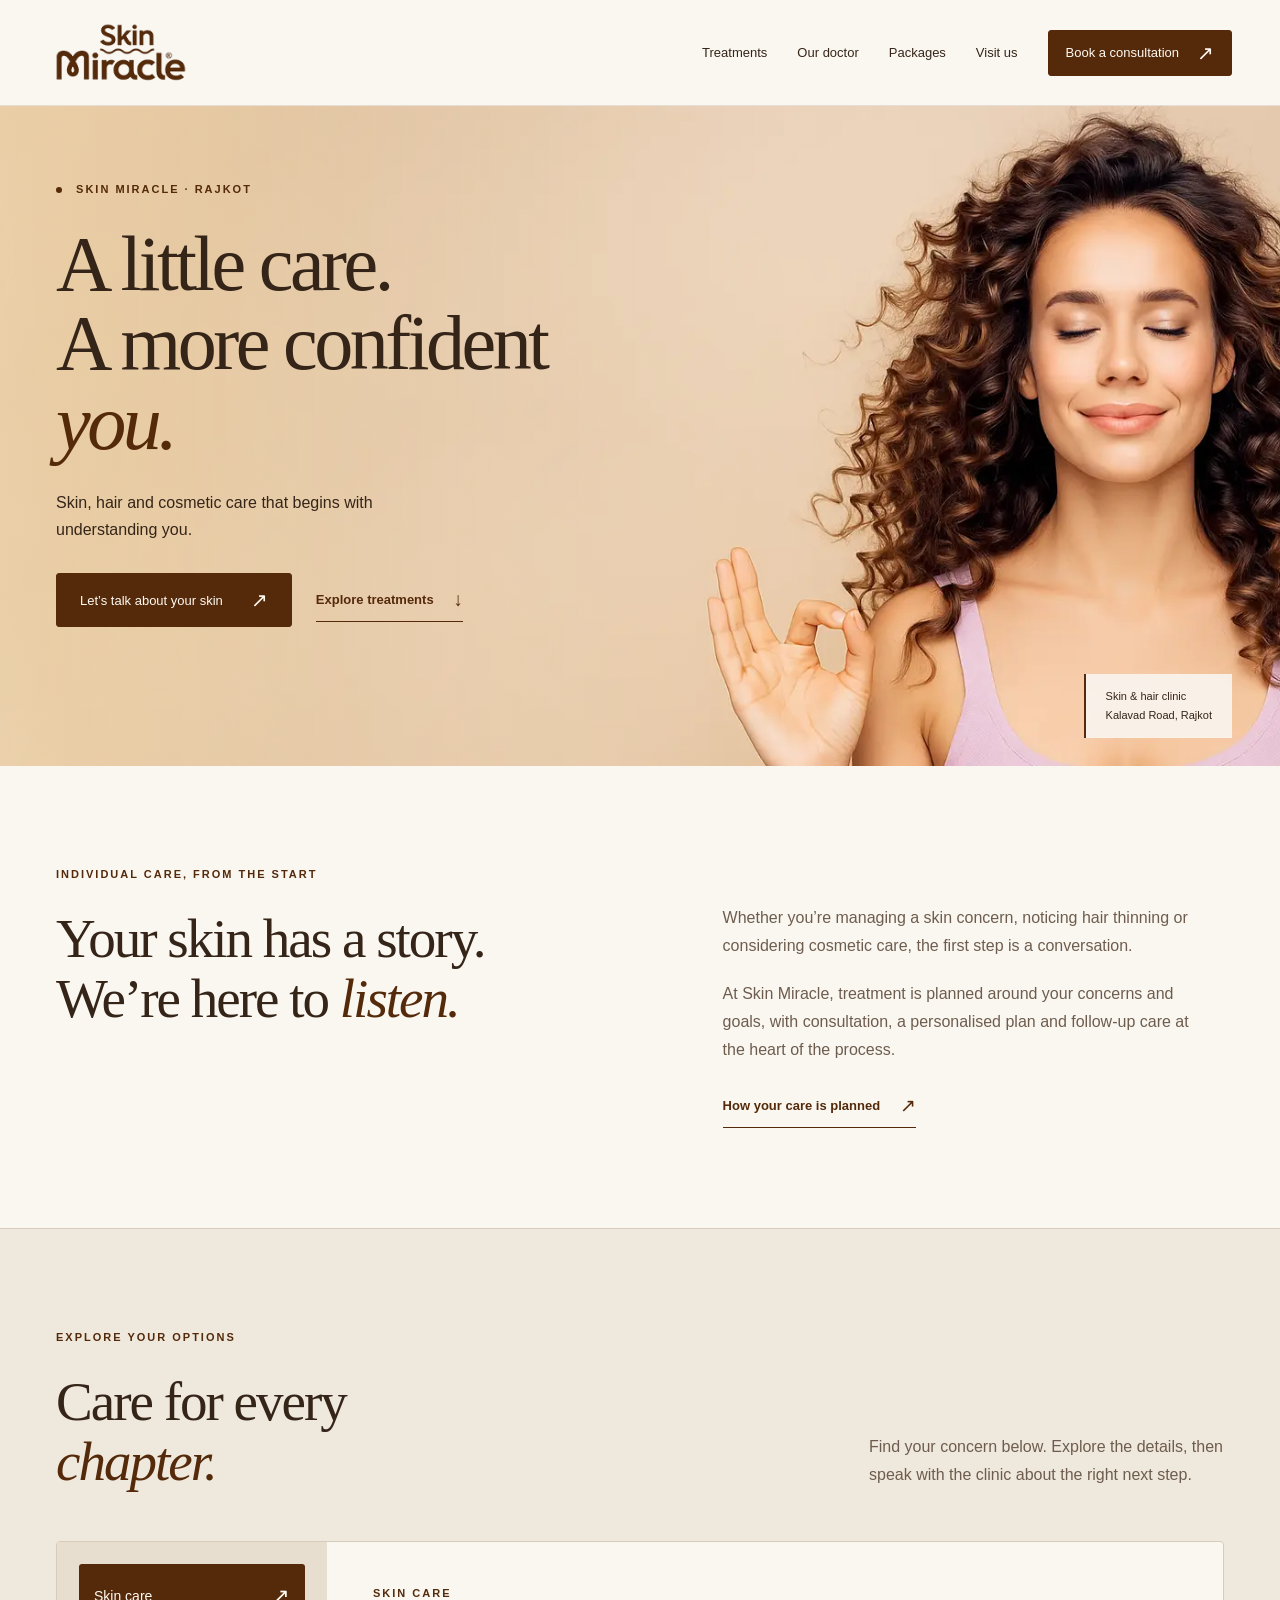
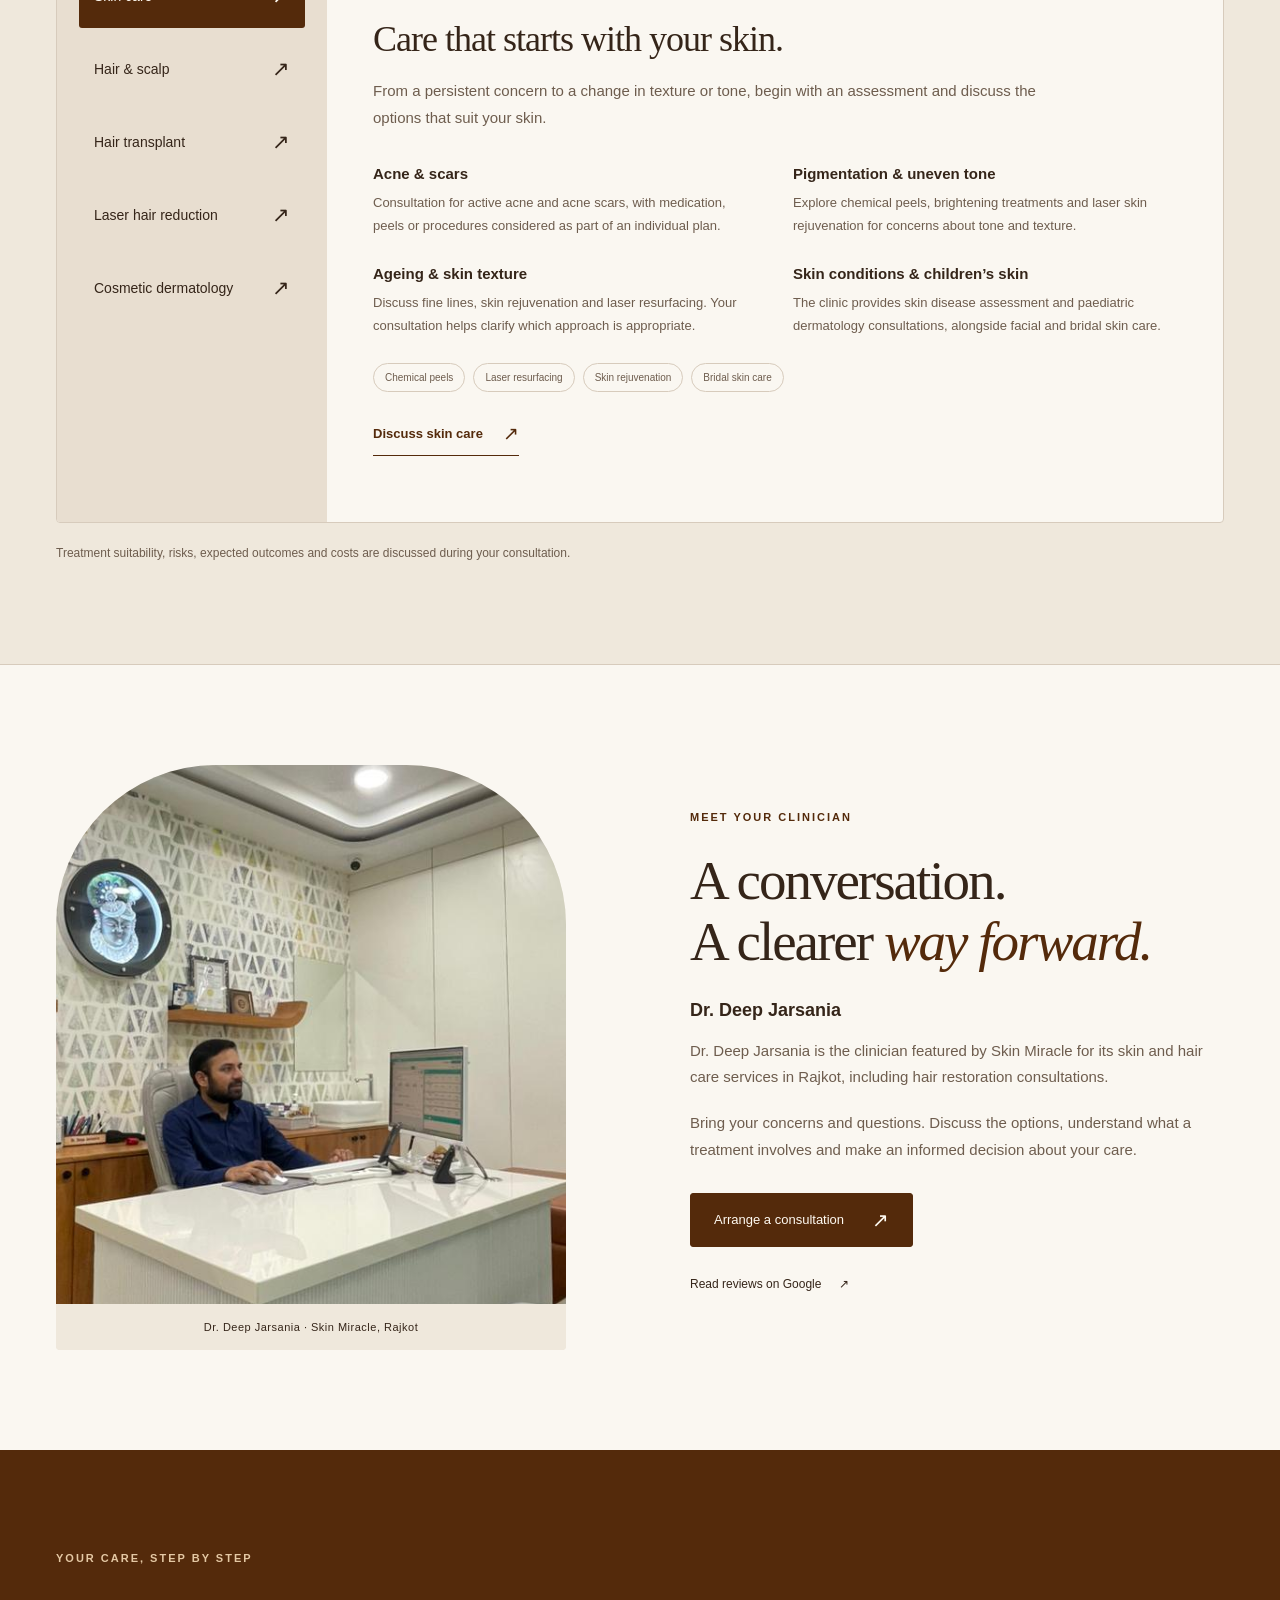
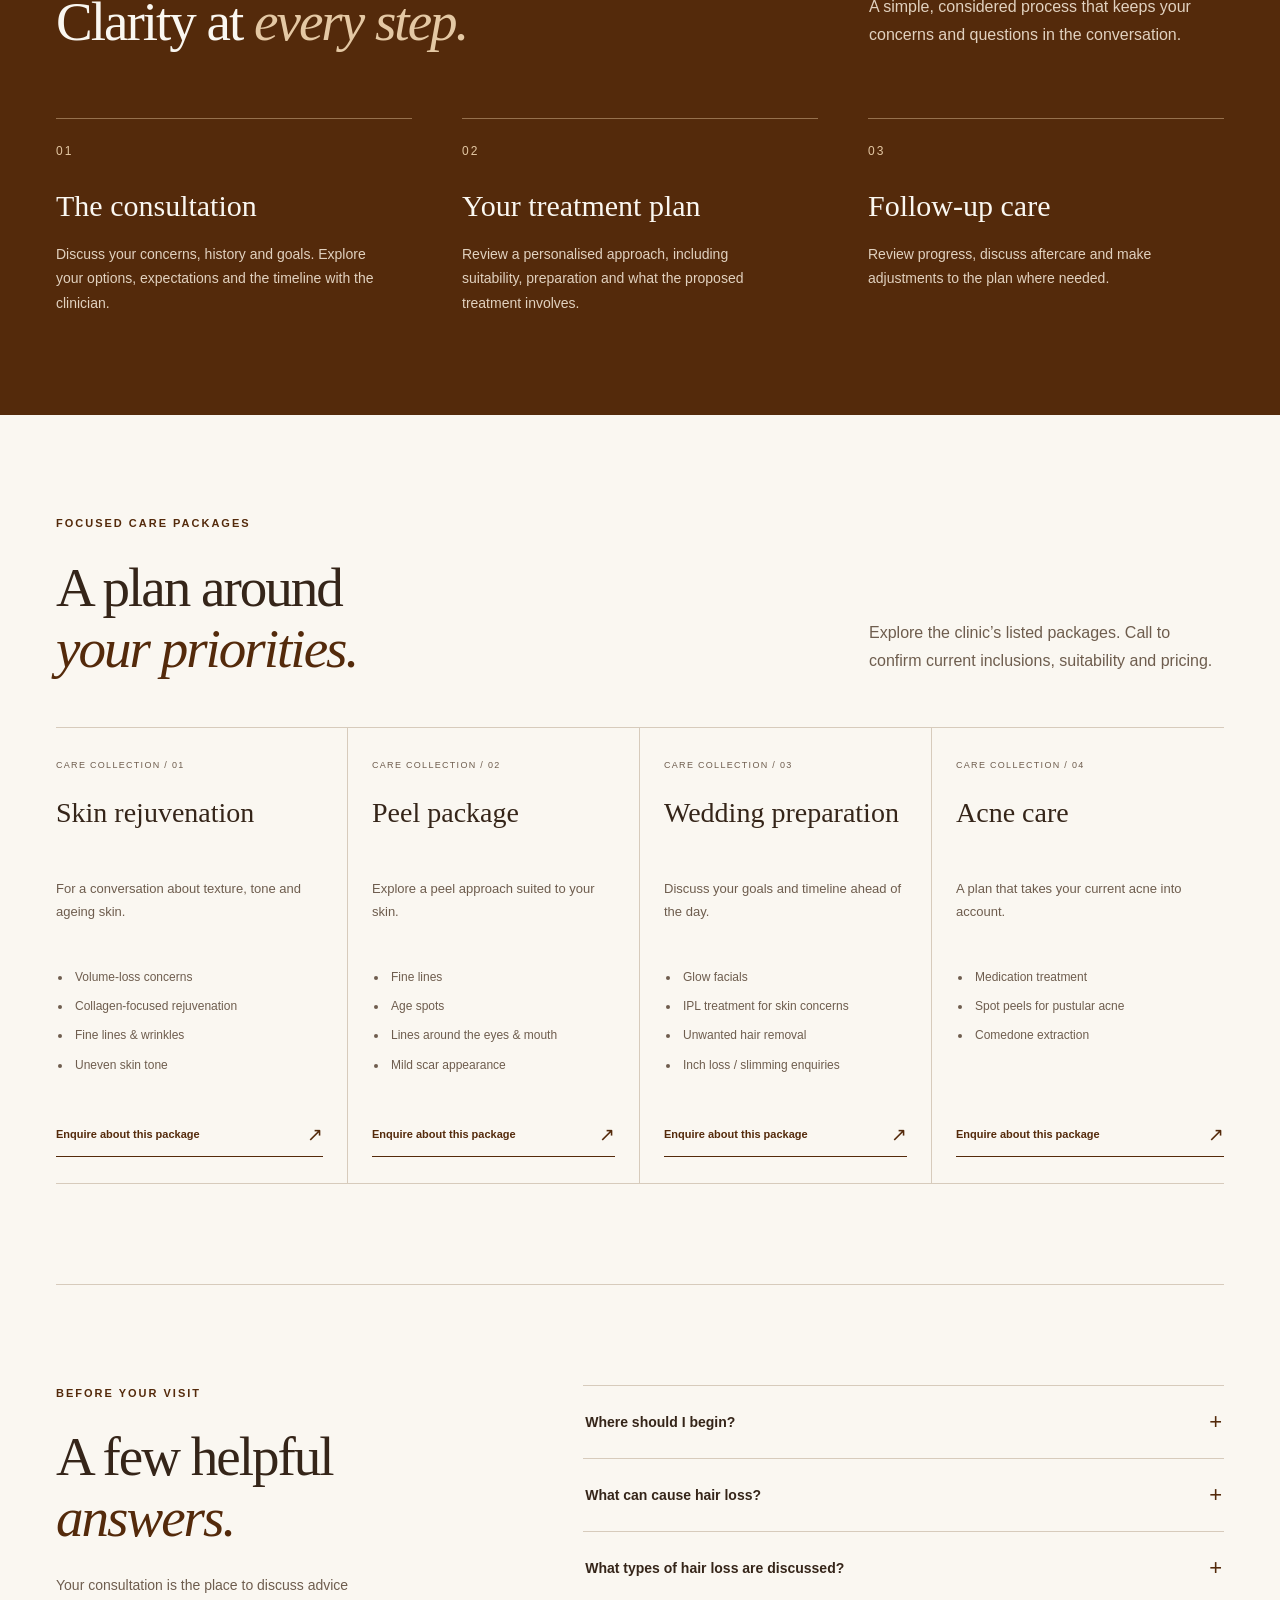
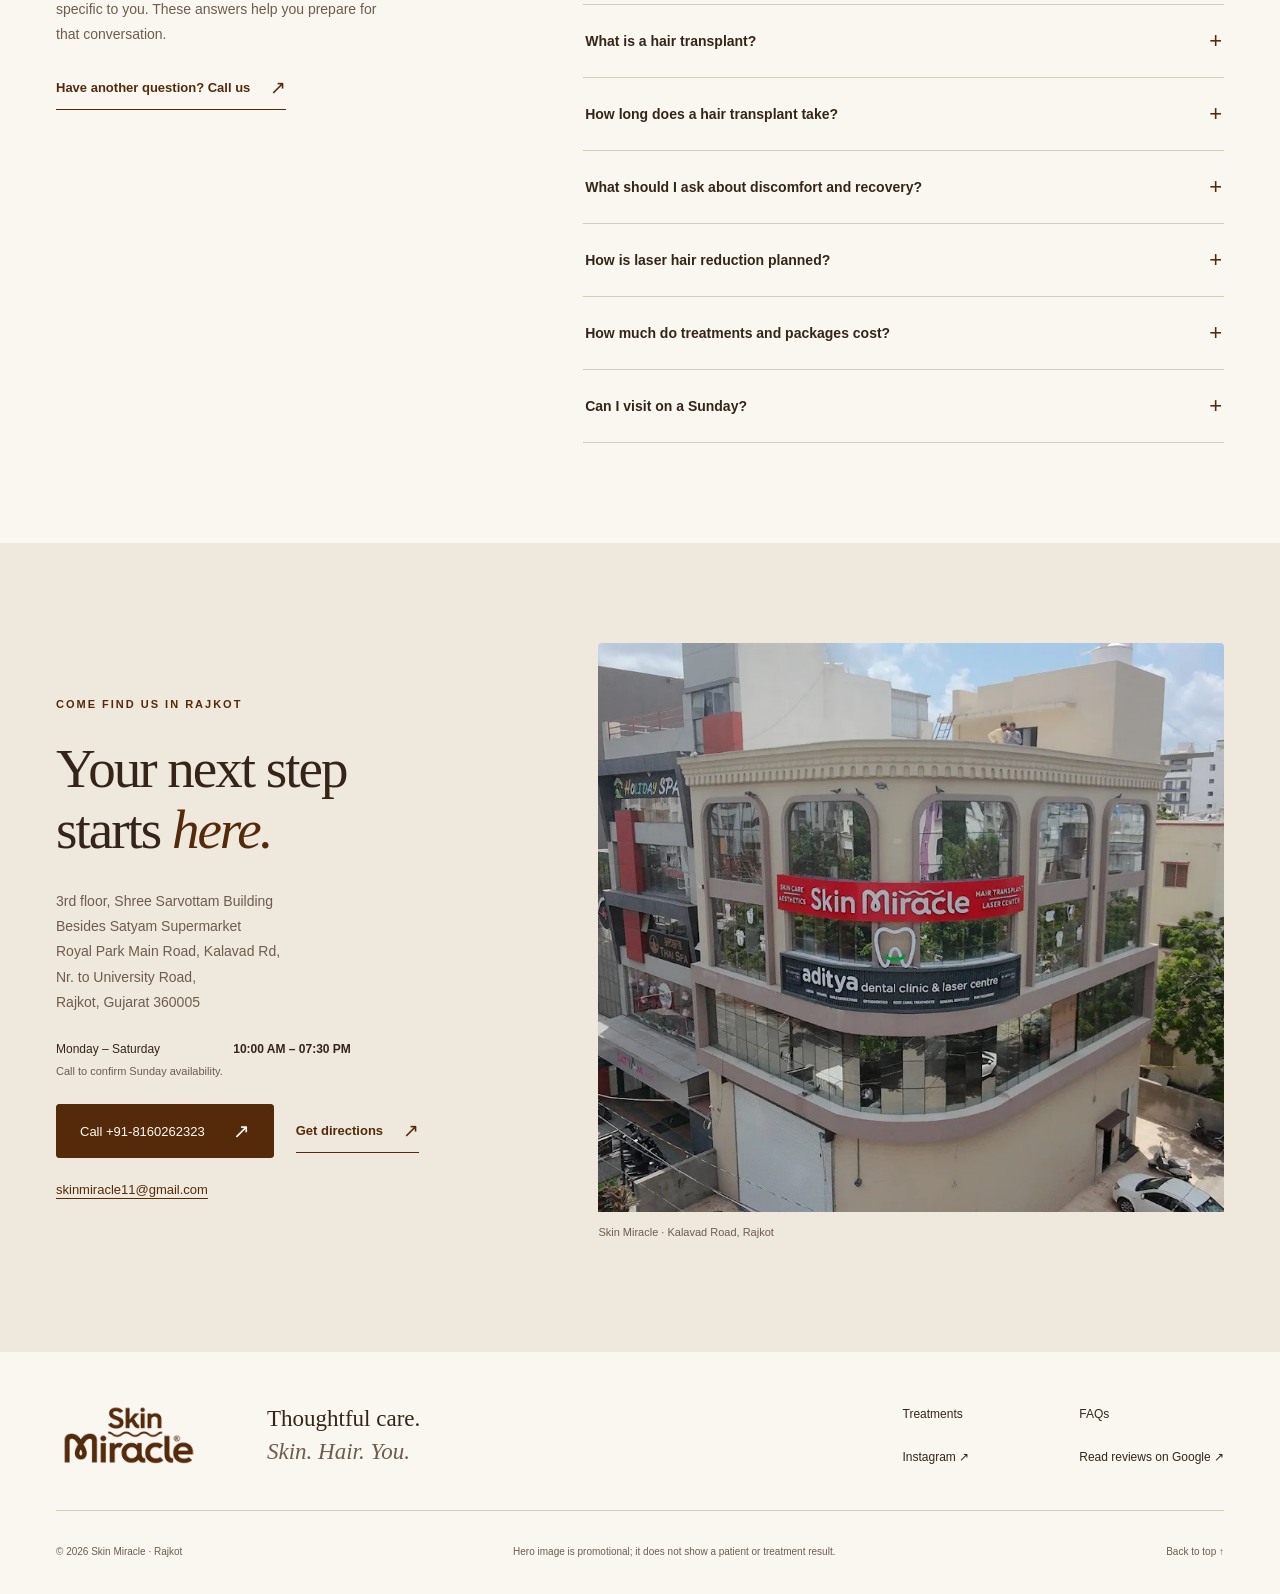
<file: docs/index.html>
<!doctype html>
<html lang="en">
  <head>
    <meta charset="UTF-8" />
    <meta name="viewport" content="width=device-width, initial-scale=1.0" />
    <meta name="robots" content="noindex,nofollow" />
    <meta name="theme-color" content="#542a0b" />
    <meta name="description" content="Explore skin, hair, laser and cosmetic treatments at Skin Miracle in Rajkot. Meet Dr. Deep Jarsania and contact the Kalavad Road clinic for a consultation." />
    <title>Skin Miracle | Skin & Hair Care in Rajkot</title>
    <script type="module" crossorigin src="./assets/index-DA2KXROJ.js"></script>
    <link rel="stylesheet" crossorigin href="./assets/index-DoZD3Rzc.css">
  </head>
  <body>
    <div id="root"></div>
  </body>
</html>
</file>
<file: docs/assets/index-DoZD3Rzc.css>
:root{--brand-accent:#542a0b;--ink:#352519;--muted:#6e5d4e;--paper:#faf7f1;--cream:#efe8dc;--line:#d7cbbc;--warm:#dbc3a1;--serif:Georgia,"Times New Roman",serif;--sans:Inter,-apple-system,BlinkMacSystemFont,"Segoe UI",sans-serif;color:var(--ink);background:var(--paper);font-family:var(--sans);font-synthesis:none}*{box-sizing:border-box}html{scroll-behavior:smooth;scroll-padding-top:110px}body{margin:0}button,a{-webkit-tap-highlight-color:transparent}a{color:inherit;text-decoration:none}button{font:inherit}img{display:block;width:100%;height:auto}p{font-size:16px;line-height:1.75;margin:0 0 20px}h1,h2,h3,h4{margin:0;font-weight:400}h1,h2,h3{font-family:var(--serif)}h2{font-size:clamp(37px,4.3vw,64px);line-height:1.1;letter-spacing:-2px}h2 em,h1 em{font-weight:400;color:var(--brand-accent)}h3{font-size:30px;line-height:1.2}h4{font-family:var(--sans);font-size:15px;font-weight:650;line-height:1.4}a,button,summary{outline-offset:5px}a:focus-visible,button:focus-visible,summary:focus-visible{outline:2px solid var(--brand-accent)}a,button{transition:background .2s,color .2s,transform .2s}button{cursor:pointer}section[id]{scroll-margin-top:20px}.container{max-width:1280px;width:calc(100% - 112px);margin-inline:auto}.section{padding-block:100px}.eyebrow{font-size:11px;font-weight:650;letter-spacing:2px;line-height:1.6;text-transform:uppercase;margin-bottom:25px;color:var(--brand-accent)}.site-header{height:106px;padding:10px 48px;display:flex;align-items:center;justify-content:space-between;gap:30px;background:var(--paper);position:sticky;top:0;z-index:20;border-bottom:1px solid rgba(84,42,11,.12)}.brand{display:block;background:transparent;flex-shrink:0}.brand img{width:146px;height:auto;aspect-ratio:170/86;object-fit:contain}.nav{display:flex;align-items:center;gap:30px}.nav>a{font-size:13px}.nav>a:not(.button){padding-block:12px;border-bottom:1px solid transparent}.nav>a:not(.button):hover{color:var(--brand-accent);border-bottom-color:var(--brand-accent)}.button{display:inline-flex;justify-content:center;align-items:center;gap:28px;min-height:54px;padding:16px 23px;background:var(--brand-accent);color:#fffaf2;font-size:13px;font-weight:500;border:1px solid var(--brand-accent);border-radius:3px}.button span{font-size:20px;line-height:1}.button:hover{background:#724522;transform:translateY(-2px)}.button.small{min-height:46px;padding:12px 17px;gap:18px}.text-link{display:inline-flex;align-items:center;justify-content:space-between;gap:20px;font-size:13px;font-weight:550;min-height:44px;border-bottom:1px solid var(--brand-accent);padding:7px 0;color:var(--brand-accent)}.text-link:hover{color:#84512b;gap:26px}.text-link span{font-size:19px}.menu-toggle{display:none}.skip-link{position:fixed;left:20px;top:-100px;background:var(--paper);padding:15px;z-index:100}.skip-link:focus{top:15px}.hero{position:relative;min-height:660px;overflow:hidden;background:#e7cba9}.hero-photo{position:absolute;inset:0;height:100%;object-fit:cover;object-position:center}.hero:after{content:"";position:absolute;inset:0;pointer-events:none;background:linear-gradient(90deg,rgba(238,217,184,.7),rgba(238,217,184,.17) 48%,transparent 68%)}.hero-content{position:relative;z-index:1;padding:75px 0 80px;max-width:1280px;width:calc(100% - 112px);margin:auto}.dot{display:inline-block;width:6px;height:6px;border-radius:50%;background:var(--brand-accent);margin-right:9px;vertical-align:middle}.hero h1{font-size:clamp(62px,6.1vw,91px);line-height:1.02;letter-spacing:-3.5px;max-width:640px}.hero-description{max-width:340px;margin-top:28px;font-size:16px;line-height:1.65}.hero-actions{display:flex;gap:24px;align-items:center;margin-top:30px}.hero-caption{position:absolute;right:48px;bottom:28px;z-index:1;background:#faf7f1e3;padding:13px 20px;border-left:2px solid var(--brand-accent);font-size:11px;line-height:1.75}.hero-caption strong{font-weight:500}.intro{display:grid;grid-template-columns:1.15fr 1fr;gap:90px;align-items:start}.intro-copy{padding-top:38px;max-width:490px}.intro-copy p{color:var(--muted)}.section-heading{display:flex;align-items:flex-end;justify-content:space-between;gap:60px;margin-bottom:48px}.section-heading>p{max-width:355px;color:var(--muted);margin-bottom:4px}.treatment-section{background:var(--cream);border-block:1px solid var(--line)}.treatment-browser{display:grid;grid-template-columns:270px 1fr;border:1px solid var(--line);background:var(--paper);border-radius:4px;overflow:hidden}.treatment-selector{padding:22px;background:#e8ded0;display:flex;flex-direction:column;gap:9px}.treatment-selector button{display:flex;align-items:center;justify-content:space-between;gap:12px;text-align:left;background:transparent;border:0;border-radius:3px;padding:20px 15px;min-height:61px;font-size:14px;color:var(--ink)}.treatment-selector button:hover{background:#f5eee4}.treatment-selector button.selected{background:var(--brand-accent);color:#fffaf2}.treatment-selector button span{font-size:21px}.treatment-detail{padding:43px 46px;min-height:580px}.treatment-detail .eyebrow{margin-bottom:16px}.treatment-detail h3{font-size:36px;letter-spacing:-1px}.detail-intro{margin-top:17px;max-width:680px;color:var(--muted);font-size:15px}.detail-grid{display:grid;grid-template-columns:1fr 1fr;gap:26px 36px;padding-block:12px 25px}.detail-grid p{font-size:13px;line-height:1.75;color:var(--muted);margin:8px 0 0}.tags{display:flex;flex-wrap:wrap;gap:8px;margin:0 0 20px}.tags span{font-size:10px;padding:8px 11px;border:1px solid var(--line);border-radius:20px;color:var(--muted)}.section-footnote{font-size:12px;color:var(--muted);margin:20px 0 0}.doctor-section{display:grid;grid-template-columns:1fr 1fr;gap:100px;align-items:center}.image-frame{margin:0;overflow:hidden}.image-frame img{transition:transform .7s}.image-frame:hover img{transform:scale(1.025)}.doctor-photo{position:relative;max-width:510px;border-radius:160px 160px 4px 4px;background:var(--cream)}.doctor-photo img{aspect-ratio:544/575;object-fit:cover}.doctor-photo figcaption{padding:17px 22px;font-size:11px;text-align:center;letter-spacing:.5px;position:relative;background:var(--cream)}.doctor-copy h3{font-family:var(--sans);font-size:18px;font-weight:600;margin:28px 0 16px}.doctor-copy>p:not(.eyebrow){color:var(--muted);font-size:15px}.doctor-copy .button{margin-top:10px}.review-link{display:flex;align-items:center;gap:18px;font-size:12px;min-height:44px;width:fit-content;margin-top:15px}.review-link:hover{text-decoration:underline}.process{background:var(--brand-accent);color:var(--paper)}.process .eyebrow,.process h2 em{color:#e4c8a4}.process .section-heading>p{color:#e1d1bf}.process-grid{display:grid;grid-template-columns:repeat(3,1fr);gap:50px;margin-top:65px}.process-grid article{border-top:1px solid #96714e;padding-top:25px}.process-number{display:block;font-size:12px;color:#e4c8a4;letter-spacing:2px;margin-bottom:30px}.process-grid h3{font-size:30px;margin-bottom:18px}.process-grid p{font-size:14px;color:#e1d1bf;margin:0;max-width:330px}.package-grid{display:grid;grid-template-columns:repeat(4,1fr);border-block:1px solid var(--line)}.package{padding:32px 24px 26px;border-right:1px solid var(--line);display:flex;flex-direction:column}.package:first-child{padding-left:0}.package:last-child{border:0;padding-right:0}.package-label{font-size:9px;letter-spacing:1.3px;color:var(--muted);margin-bottom:26px}.package h3{font-size:28px;min-height:68px}.package p{font-size:13px;color:var(--muted);margin-top:14px;min-height:68px}.package ul{margin:0 0 30px;padding-left:16px;font-size:12px;line-height:1.85;color:var(--muted)}.package li{padding-left:3px;margin-bottom:7px}.package .text-link{font-size:11px;margin-top:auto;gap:12px}.faq{display:grid;grid-template-columns:.8fr 1.2fr;gap:100px;border-top:1px solid var(--line)}.faq-intro{color:var(--muted);font-size:14px;margin-top:24px;max-width:340px}.faq-list{border-top:1px solid var(--line)}details{border-bottom:1px solid var(--line)}summary{cursor:pointer;padding:23px 2px;display:flex;align-items:center;justify-content:space-between;gap:25px;font-size:14px;font-weight:550;list-style:none;min-height:65px}summary::-webkit-details-marker{display:none}.plus{font-size:22px;font-weight:400;color:var(--brand-accent);transition:transform .2s}details[open] .plus{transform:rotate(45deg)}details p{font-size:13px;color:var(--muted);padding:0 35px 3px 2px;margin-bottom:20px}summary:hover{color:var(--brand-accent)}.visit{background:var(--cream)}.visit-grid{display:grid;grid-template-columns:.85fr 1.15fr;gap:80px;align-items:center}.visit address{font-style:normal;font-size:14px;line-height:1.8;color:var(--muted);margin-top:29px}.hours{margin:27px 0;font-size:12px;display:grid;grid-template-columns:auto auto;gap:9px 18px;max-width:350px}.hours strong{font-weight:600}.hours small{grid-column:1/-1;font-size:11px;color:var(--muted)}.visit-actions{display:flex;gap:22px;align-items:center;flex-wrap:wrap}.email{display:inline-block;font-size:13px;color:var(--brand-accent);margin-top:24px;text-decoration:underline;text-underline-offset:4px;overflow-wrap:anywhere}.clinic-photo{border-radius:4px}.clinic-photo img{aspect-ratio:1.1;object-fit:cover;object-position:48% center}.clinic-photo figcaption{padding:14px 0;font-size:11px;color:var(--muted)}.footer{padding-top:45px;padding-bottom:25px}.footer-top{display:flex;align-items:center;gap:65px;padding-bottom:35px}.footer-top>p{font-family:var(--serif);font-size:23px;line-height:1.4;margin:0}.footer-top>p span{color:var(--muted);font-style:italic}.footer-links{margin-left:auto;display:grid;grid-template-columns:1fr 1fr;gap:8px 32px}.footer-links a{font-size:12px;min-height:35px;display:flex;align-items:center}.footer-links a:hover{text-decoration:underline}.footer-bottom{border-top:1px solid var(--line);padding-top:23px;display:flex;align-items:center;justify-content:space-between;gap:25px;font-size:10px;color:var(--muted);line-height:1.7}.footer-bottom a{min-height:35px;display:flex;align-items:center;white-space:nowrap}[data-reveal]{transition:opacity .75s,transform .75s}.reveal-pending{opacity:0;transform:translateY(24px)}@media(min-width:1600px){.hero-photo{object-position:center 42%}.hero{min-height:720px}.hero-content{padding-top:105px}}@media(max-width:1100px){.site-header{padding-inline:28px}.nav{gap:20px}.nav>a{font-size:12px}.container,.hero-content{width:calc(100% - 64px)}.section{padding-block:80px}.hero{min-height:620px}.hero h1{font-size:76px}.hero-photo{object-position:58% center}.hero-content{padding-top:70px}.hero-actions{gap:18px}.hero-actions .text-link{font-size:12px}.intro{gap:50px}.doctor-section{gap:55px}.treatment-browser{grid-template-columns:225px 1fr}.treatment-selector{padding:14px}.treatment-selector button{padding-inline:12px;font-size:13px}.treatment-detail{padding:35px}.package-grid{grid-template-columns:1fr 1fr}.package{padding:30px!important;border-bottom:1px solid var(--line)}.package:nth-child(2){border-right:0}.package:nth-child(3),.package:nth-child(4){border-bottom:0}.package h3,.package p{min-height:0}.faq{gap:60px}.visit-grid{gap:45px}.visit-actions{gap:12px}.footer-top{gap:35px}.footer-links{gap:8px 20px}}@media(max-width:800px){html{scroll-padding-top:90px}.site-header{height:88px;padding:8px 24px}.brand img{width:132px}.menu-toggle{display:flex;align-items:center;gap:25px;border:1px solid var(--line);background:transparent;color:var(--brand-accent);padding:12px 15px;border-radius:3px;font-size:13px;min-height:44px}.menu-toggle span{font-size:20px}.nav{display:none;position:absolute;top:88px;left:0;right:0;padding:20px 24px 25px;background:var(--paper);border-bottom:1px solid var(--line);box-shadow:0 12px 22px #35251912;flex-direction:column;align-items:stretch;gap:4px}.nav.open{display:flex}.nav>a{padding:13px!important;font-size:14px}.nav .button{margin-top:10px}.hero{min-height:600px}.hero h1{font-size:65px}.hero-content{padding-top:65px}.hero-photo{object-position:61% center}.hero:after{background:linear-gradient(90deg,#eed9b8e8,#eed9b8a6 40%,#eed9b808)}.hero-description{max-width:280px}.hero-actions{flex-direction:column;align-items:flex-start;gap:12px}.hero-caption{right:24px;bottom:20px;font-size:10px}.intro{gap:35px;grid-template-columns:1fr 1fr}.intro-copy{padding-top:30px}.intro-copy p{font-size:14px}.section-heading{gap:40px}.section-heading>p{max-width:285px;font-size:14px}.treatment-browser{grid-template-columns:1fr}.treatment-selector{flex-direction:row;overflow-x:auto;gap:8px;padding:14px;scrollbar-width:thin}.treatment-selector button{flex-shrink:0;min-height:47px;padding:12px;font-size:12px;gap:14px}.treatment-selector button span{font-size:16px}.treatment-detail{min-height:0}.doctor-section{gap:35px}.doctor-copy h2{font-size:38px}.doctor-copy p{font-size:14px!important}.doctor-photo{border-radius:100px 100px 4px 4px}.process-grid{gap:28px;margin-top:45px}.process-grid h3{font-size:25px}.process-grid p{font-size:13px}.faq{grid-template-columns:1fr;gap:35px}.faq-intro{max-width:480px}.visit-grid{grid-template-columns:1fr 1fr;gap:30px}.visit h2{font-size:42px}.clinic-photo img{aspect-ratio:.7}.hours{grid-template-columns:1fr}.footer-top{flex-wrap:wrap}.footer-links{margin-left:0;width:100%;grid-template-columns:repeat(4,1fr)}.footer-bottom{align-items:flex-start;flex-wrap:wrap}.footer-bottom span:nth-child(2){max-width:300px}}@media(max-width:560px){.container,.hero-content{width:calc(100% - 40px)}.site-header{padding-inline:20px}.section{padding-block:60px}.eyebrow{font-size:10px;letter-spacing:1.5px;margin-bottom:20px}h2{font-size:40px;letter-spacing:-1.5px}.hero{min-height:760px;display:flex;flex-direction:column;background:#edd8b9}.hero-photo{position:relative;order:2;height:310px;object-fit:cover;object-position:83% center;width:100%;margin-top:auto}.hero:after{display:none}.hero-content{padding:40px 0 30px;order:1}.hero h1{font-size:60px;letter-spacing:-2.5px;line-height:1.04}.hero-description{font-size:14px;max-width:290px;margin-top:20px;margin-bottom:18px}.hero-actions{flex-direction:row;align-items:center;gap:18px;flex-wrap:wrap;margin-top:15px}.hero-actions .button{font-size:12px;padding:13px 16px;min-height:50px;gap:20px}.hero-actions .text-link{font-size:11px;gap:12px}.hero-caption{right:15px;bottom:15px;padding:10px 13px}.intro{grid-template-columns:1fr;gap:25px}.intro-copy{padding-top:0;max-width:none}.section-heading{display:block;margin-bottom:30px}.section-heading>p{margin-top:22px;max-width:100%}.treatment-selector{padding:10px}.treatment-detail{padding:28px 22px}.treatment-detail h3{font-size:31px}.detail-intro{font-size:14px}.detail-grid{grid-template-columns:1fr;gap:23px}.detail-grid p{font-size:13px}.treatment-detail .text-link{font-size:12px}.section-footnote{font-size:11px}.doctor-section{grid-template-columns:1fr;gap:32px}.doctor-photo{width:100%;max-width:390px;margin:auto;border-radius:120px 120px 4px 4px}.doctor-photo img{max-height:410px;object-fit:cover;object-position:center 50%}.doctor-copy h2{font-size:40px}.doctor-copy h3{margin-top:23px}.process-grid{grid-template-columns:1fr;gap:30px;margin-top:30px}.process-grid article{display:grid;grid-template-columns:35px 1fr;column-gap:18px;padding-top:22px}.process-number{grid-row:1/3;margin:5px 0 0}.process-grid h3{font-size:27px;margin-bottom:12px}.process-grid p{max-width:none}.package-grid{grid-template-columns:1fr}.package{padding:27px 0!important;border-right:0;border-bottom:1px solid var(--line)!important}.package:last-child{border-bottom:0!important}.package-label{margin-bottom:13px}.package h3{font-size:31px}.package p{margin-bottom:17px;max-width:300px}.package ul{margin-bottom:20px}.package .text-link{align-self:flex-start;font-size:12px}.faq{gap:25px}.faq-intro{font-size:14px}.faq-list summary{font-size:13px;line-height:1.55;padding-block:20px}.visit-grid{grid-template-columns:1fr;gap:38px}.visit h2{font-size:43px}.visit address{margin-top:25px}.hours{grid-template-columns:auto auto;max-width:330px}.clinic-photo img{aspect-ratio:1.12}.footer{padding-top:30px}.footer-top{gap:25px;padding-bottom:20px}.footer-top>p{font-size:21px}.footer .brand img{width:125px}.footer-links{grid-template-columns:1fr 1fr;gap:4px 20px}.footer-bottom{gap:12px;font-size:10px}.footer-bottom span:nth-child(2){max-width:none;width:100%;order:3}.footer-bottom a{margin-left:auto}.review-link{font-size:12px}}@media(prefers-reduced-motion:reduce){html{scroll-behavior:auto}*,*:before,*:after{transition:none!important;animation:none!important}.reveal-pending{opacity:1;transform:none}.image-frame:hover img,.button:hover{transform:none}}
</file>
